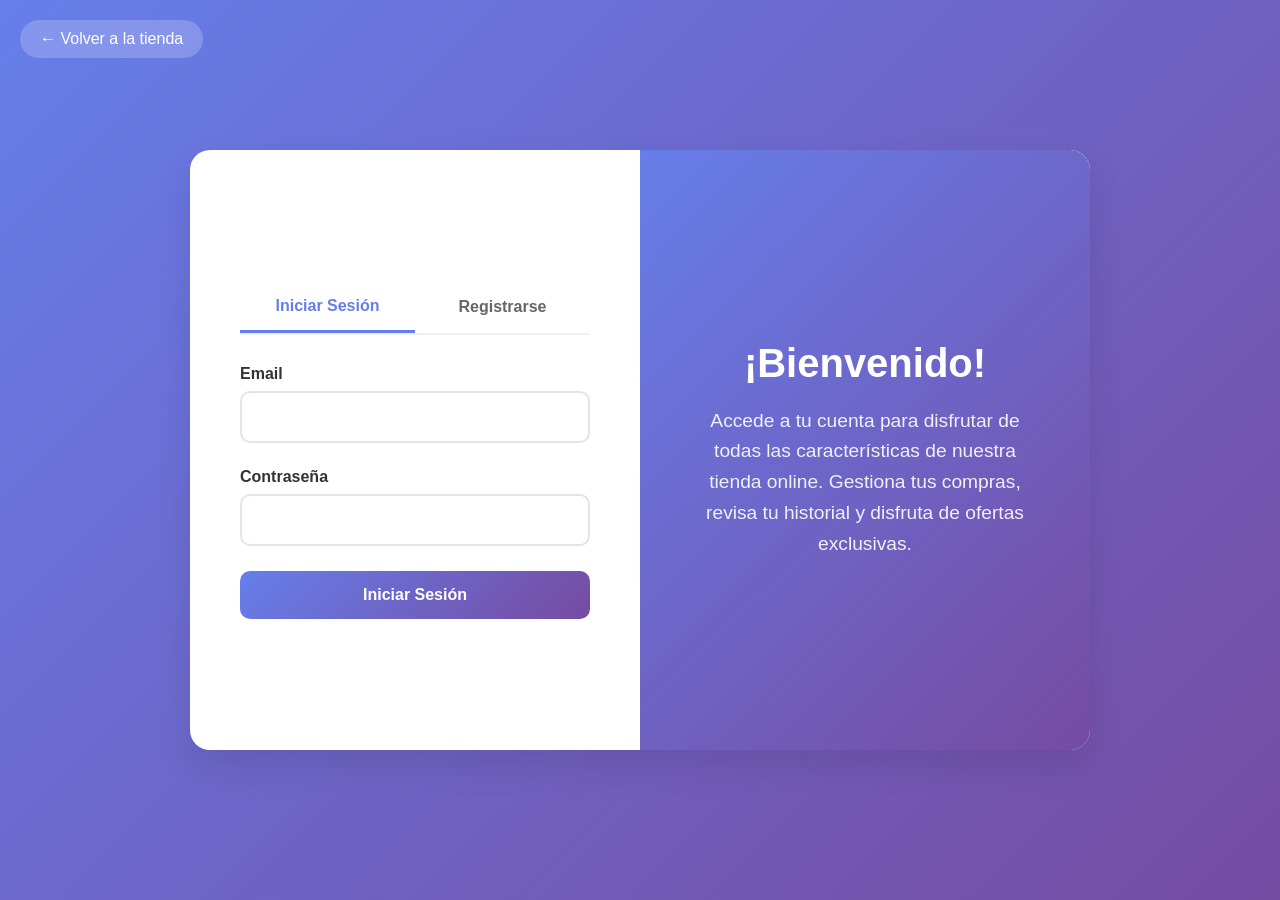
<file: src/main/resources/static/auth.html>
<!DOCTYPE html>
<html lang="es">
<head>
    <meta charset="UTF-8">
    <meta name="viewport" content="width=device-width, initial-scale=1.0">
    <title>Tienda Online - Iniciar Sesión</title>
    <style>
        * {
            margin: 0;
            padding: 0;
            box-sizing: border-box;
        }

        body {
            font-family: 'Arial', sans-serif;
            background: linear-gradient(135deg, #667eea 0%, #764ba2 100%);
            min-height: 100vh;
            display: flex;
            justify-content: center;
            align-items: center;
        }

        .auth-container {
            background: white;
            border-radius: 20px;
            box-shadow: 0 15px 35px rgba(0, 0, 0, 0.1);
            overflow: hidden;
            width: 100%;
            max-width: 900px;
            min-height: 600px;
            display: flex;
        }

        .auth-form-section {
            flex: 1;
            padding: 60px 50px;
            display: flex;
            flex-direction: column;
            justify-content: center;
        }

        .auth-welcome-section {
            flex: 1;
            background: linear-gradient(135deg, #667eea 0%, #764ba2 100%);
            color: white;
            display: flex;
            flex-direction: column;
            justify-content: center;
            align-items: center;
            text-align: center;
            padding: 50px;
        }

        .auth-tabs {
            display: flex;
            margin-bottom: 30px;
            border-bottom: 2px solid #f0f0f0;
        }

        .auth-tab {
            flex: 1;
            padding: 15px;
            text-align: center;
            cursor: pointer;
            background: none;
            border: none;
            font-size: 16px;
            font-weight: 600;
            color: #666;
            transition: all 0.3s ease;
        }

        .auth-tab.active {
            color: #667eea;
            border-bottom: 3px solid #667eea;
        }

        .auth-form {
            display: none;
        }

        .auth-form.active {
            display: block;
        }

        .form-group {
            margin-bottom: 25px;
        }

        .form-group label {
            display: block;
            margin-bottom: 8px;
            font-weight: 600;
            color: #333;
        }

        .form-group input {
            width: 100%;
            padding: 15px;
            border: 2px solid #e1e5e9;
            border-radius: 10px;
            font-size: 16px;
            transition: border-color 0.3s ease;
        }

        .form-group input:focus {
            outline: none;
            border-color: #667eea;
        }

        .auth-button {
            width: 100%;
            padding: 15px;
            background: linear-gradient(135deg, #667eea 0%, #764ba2 100%);
            color: white;
            border: none;
            border-radius: 10px;
            font-size: 16px;
            font-weight: 600;
            cursor: pointer;
            transition: transform 0.3s ease;
        }

        .auth-button:hover {
            transform: translateY(-2px);
        }

        .welcome-title {
            font-size: 2.5rem;
            margin-bottom: 20px;
            font-weight: 700;
        }

        .welcome-text {
            font-size: 1.2rem;
            line-height: 1.6;
            opacity: 0.9;
        }

        .error-message {
            background: #ffebee;
            color: #c62828;
            padding: 10px;
            border-radius: 5px;
            margin-bottom: 20px;
            display: none;
        }

        .success-message {
            background: #e8f5e8;
            color: #2e7d32;
            padding: 10px;
            border-radius: 5px;
            margin-bottom: 20px;
            display: none;
        }

        .back-link {
            position: absolute;
            top: 20px;
            left: 20px;
            color: white;
            text-decoration: none;
            background: rgba(255, 255, 255, 0.2);
            padding: 10px 20px;
            border-radius: 25px;
            transition: background 0.3s ease;
        }

        .back-link:hover {
            background: rgba(255, 255, 255, 0.3);
        }

        @media (max-width: 768px) {
            .auth-container {
                flex-direction: column;
                margin: 20px;
                min-height: auto;
            }

            .auth-welcome-section {
                order: -1;
                padding: 30px;
            }

            .auth-form-section {
                padding: 30px;
            }
        }
    </style>
</head>
<body>
    <a href="index.html" class="back-link">← Volver a la tienda</a>

    <div class="auth-container">
        <div class="auth-form-section">
            <div class="auth-tabs">
                <button class="auth-tab active" onclick="showLogin()">Iniciar Sesión</button>
                <button class="auth-tab" onclick="showRegister()">Registrarse</button>
            </div>

            <div id="error-message" class="error-message"></div>
            <div id="success-message" class="success-message"></div>

            <!-- Formulario de Login -->
            <form id="login-form" class="auth-form active">
                <div class="form-group">
                    <label for="login-email">Email</label>
                    <input type="email" id="login-email" name="email" required>
                </div>
                <div class="form-group">
                    <label for="login-password">Contraseña</label>
                    <input type="password" id="login-password" name="password" required>
                </div>
                <button type="submit" class="auth-button">Iniciar Sesión</button>
            </form>

            <!-- Formulario de Registro -->
            <form id="register-form" class="auth-form">
                <div class="form-group">
                    <label for="register-nombre">Nombre</label>
                    <input type="text" id="register-nombre" name="nombre" required>
                </div>
                <div class="form-group">
                    <label for="register-apellido">Apellido</label>
                    <input type="text" id="register-apellido" name="apellido" required>
                </div>
                <div class="form-group">
                    <label for="register-email">Email</label>
                    <input type="email" id="register-email" name="email" required>
                </div>
                <div class="form-group">
                    <label for="register-telefono">Teléfono</label>
                    <input type="tel" id="register-telefono" name="telefono">
                </div>
                <div class="form-group">
                    <label for="register-direccion">Dirección</label>
                    <input type="text" id="register-direccion" name="direccion">
                </div>
                <div class="form-group">
                    <label for="register-password">Contraseña</label>
                    <input type="password" id="register-password" name="password" required>
                </div>
                <div class="form-group">
                    <label for="register-confirm-password">Confirmar Contraseña</label>
                    <input type="password" id="register-confirm-password" name="confirmPassword" required>
                </div>
                <button type="submit" class="auth-button">Registrarse</button>
            </form>
        </div>

        <div class="auth-welcome-section">
            <h1 class="welcome-title">¡Bienvenido!</h1>
            <p class="welcome-text">
                Accede a tu cuenta para disfrutar de todas las características de nuestra tienda online.
                Gestiona tus compras, revisa tu historial y disfruta de ofertas exclusivas.
            </p>
        </div>
    </div>

    <script src="auth.js"></script>
</body>
</html>
</file>
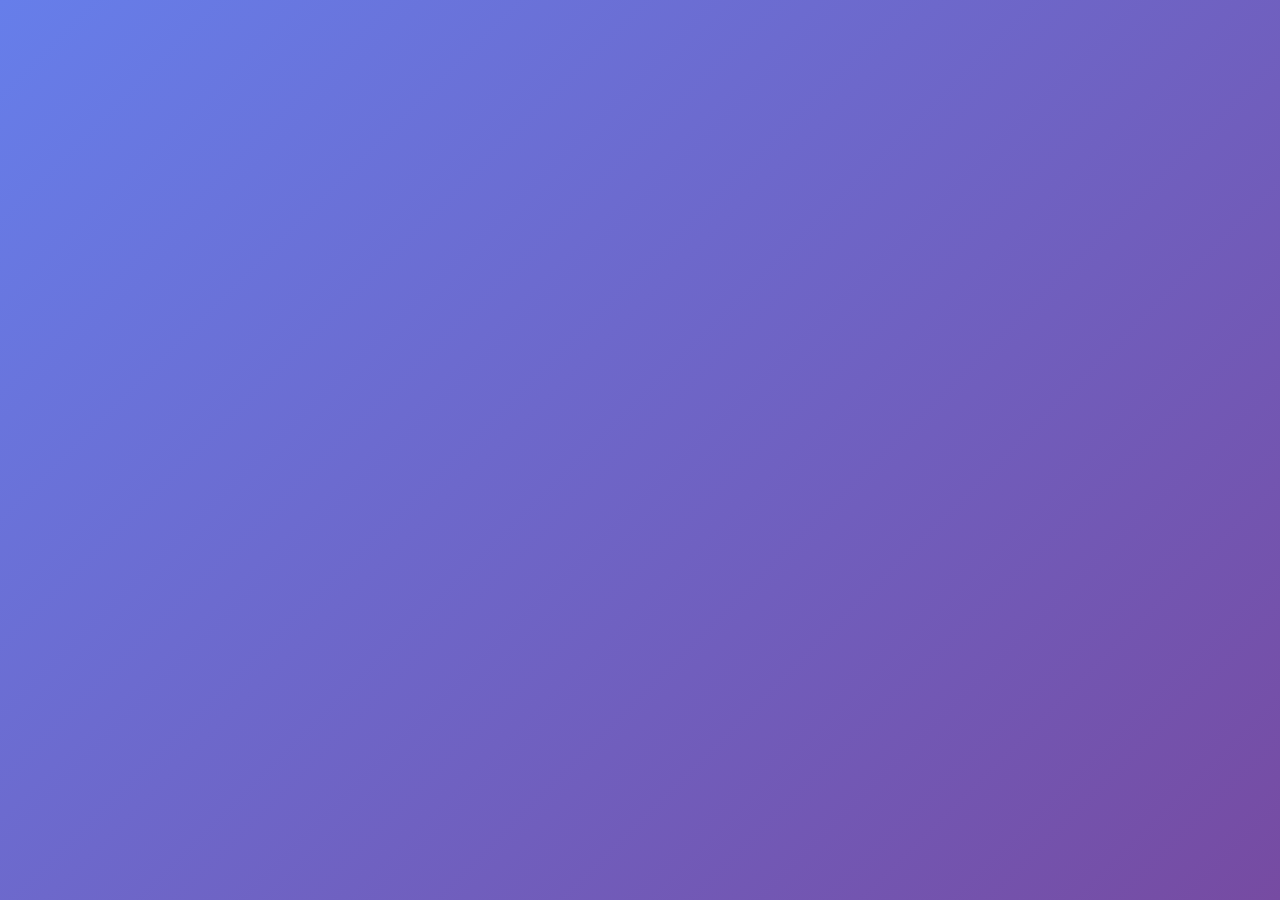
<file: src/main/resources/static/contacto.html>
<!DOCTYPE html>
<html lang="en">
<head>
    <meta charset="UTF-8">
    <meta name="viewport" content="width=device-width, initial-scale=1.0">
    <title>Document</title>
    <link href="estilo.css" rel="stylesheet">
</head>
<body>
    
</body>
</html>
</file>
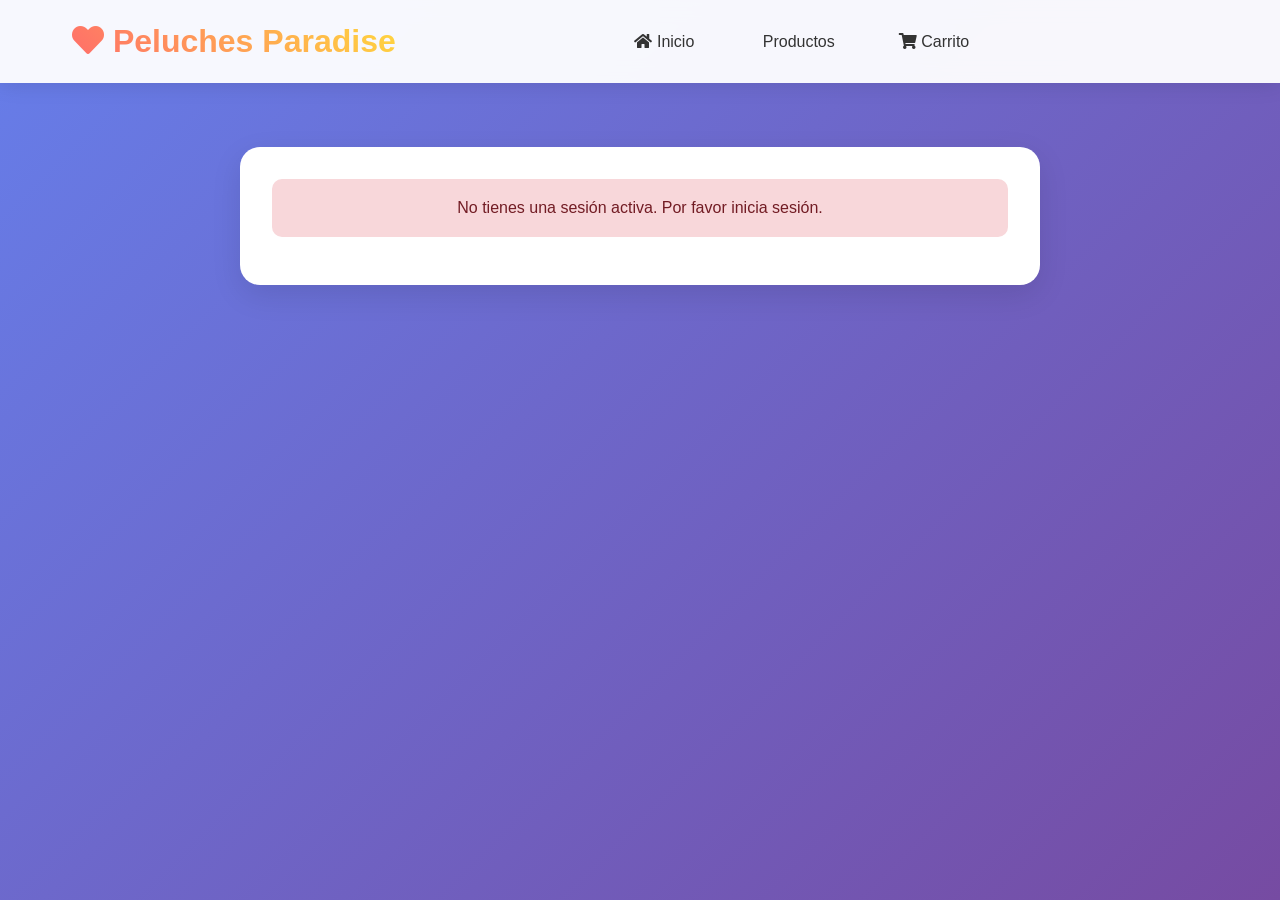
<file: src/main/resources/static/profile.html>
<!DOCTYPE html>
<html lang="es">
<head>
    <meta charset="UTF-8">
    <meta name="viewport" content="width=device-width, initial-scale=1.0">
    <title>Mi Perfil - Tienda Online</title>
    <link href="estilo.css" rel="stylesheet">
    <link rel="stylesheet" href="https://cdnjs.cloudflare.com/ajax/libs/font-awesome/5.15.4/css/all.min.css">
    <style>
        .profile-container {
            max-width: 800px;
            margin: 2rem auto;
            padding: 2rem;
            background: white;
            border-radius: 20px;
            box-shadow: 0 10px 30px rgba(0, 0, 0, 0.1);
        }

        .profile-header {
            text-align: center;
            margin-bottom: 2rem;
            padding-bottom: 1rem;
            border-bottom: 2px solid #f0f0f0;
        }

        .profile-avatar {
            width: 100px;
            height: 100px;
            border-radius: 50%;
            background: linear-gradient(135deg, #667eea 0%, #764ba2 100%);
            margin: 0 auto 1rem;
            display: flex;
            align-items: center;
            justify-content: center;
            color: white;
            font-size: 2.5rem;
            font-weight: bold;
        }

        .profile-name {
            font-size: 1.8rem;
            color: #333;
            margin-bottom: 0.5rem;
        }

        .profile-email {
            color: #666;
            font-size: 1.1rem;
        }

        .profile-sections {
            display: grid;
            gap: 2rem;
        }

        .profile-section {
            background: #f8f9fa;
            padding: 1.5rem;
            border-radius: 15px;
            border-left: 4px solid #667eea;
        }

        .section-title {
            font-size: 1.3rem;
            color: #333;
            margin-bottom: 1rem;
            display: flex;
            align-items: center;
            gap: 0.5rem;
        }

        .profile-info {
            display: grid;
            gap: 1rem;
        }

        .info-row {
            display: flex;
            justify-content: space-between;
            align-items: center;
            padding: 0.75rem;
            background: white;
            border-radius: 10px;
            border: 1px solid #e1e5e9;
        }

        .info-label {
            font-weight: 600;
            color: #333;
        }

        .info-value {
            color: #666;
        }

        .action-buttons {
            display: flex;
            gap: 1rem;
            justify-content: center;
            margin-top: 2rem;
        }

        .btn {
            padding: 0.75rem 1.5rem;
            border-radius: 10px;
            border: none;
            cursor: pointer;
            font-weight: 600;
            text-decoration: none;
            display: inline-flex;
            align-items: center;
            gap: 0.5rem;
            transition: all 0.3s ease;
        }

        .btn-primary {
            background: linear-gradient(135deg, #667eea 0%, #764ba2 100%);
            color: white;
        }

        .btn-primary:hover {
            transform: translateY(-2px);
            box-shadow: 0 5px 15px rgba(102, 126, 234, 0.4);
        }

        .btn-secondary {
            background: #6c757d;
            color: white;
        }

        .btn-secondary:hover {
            background: #5a6268;
        }

        .btn-danger {
            background: #dc3545;
            color: white;
        }

        .btn-danger:hover {
            background: #c82333;
        }

        .stats-grid {
            display: grid;
            grid-template-columns: repeat(auto-fit, minmax(200px, 1fr));
            gap: 1rem;
        }

        .stat-card {
            background: white;
            padding: 1.5rem;
            border-radius: 10px;
            text-align: center;
            border: 1px solid #e1e5e9;
        }

        .stat-number {
            font-size: 2rem;
            font-weight: bold;
            color: #667eea;
            margin-bottom: 0.5rem;
        }

        .stat-label {
            color: #666;
            font-size: 0.9rem;
        }

        .loading {
            text-align: center;
            padding: 2rem;
            color: #666;
        }

        .error-message {
            background: #f8d7da;
            color: #721c24;
            padding: 1rem;
            border-radius: 10px;
            margin-bottom: 1rem;
            text-align: center;
        }

        @media (max-width: 768px) {
            .profile-container {
                margin: 1rem;
                padding: 1rem;
            }

            .action-buttons {
                flex-direction: column;
            }

            .stats-grid {
                grid-template-columns: 1fr;
            }
        }
    </style>
</head>
<body>
    <header>
        <div class="header-content">
            <div class="logo">
                <i class="fas fa-heart"></i> Peluches Paradise
            </div>
            <nav>
                <ul>
                    <li><a href="index.html">
                        <i class="fas fa-home"></i> Inicio
                    </a></li>
                    <li><a href="index.html#productos">
                        <i class="fas fa-toys"></i> Productos
                    </a></li>
                    <li><a href="index.html#carrito">
                        <i class="fas fa-shopping-cart"></i> Carrito
                    </a></li>
                </ul>
            </nav>
            <div class="header-actions">
                <div class="user-section" id="user-section">
                    <!-- Se llenará dinámicamente -->
                </div>
            </div>
        </div>
    </header>

    <main>
        <div class="profile-container">
            <div id="loading" class="loading">
                <i class="fas fa-spinner fa-spin"></i> Cargando perfil...
            </div>

            <div id="error-message" class="error-message" style="display: none;"></div>

            <div id="profile-content" style="display: none;">
                <div class="profile-header">
                    <div class="profile-avatar" id="profile-avatar">
                        <!-- Se llenará con iniciales -->
                    </div>
                    <div class="profile-name" id="profile-name"></div>
                    <div class="profile-email" id="profile-email"></div>
                </div>

                <div class="profile-sections">
                    <div class="profile-section">
                        <h3 class="section-title">
                            <i class="fas fa-user"></i> Información Personal
                        </h3>
                        <div class="profile-info">
                            <div class="info-row">
                                <span class="info-label">Nombre:</span>
                                <span class="info-value" id="info-nombre"></span>
                            </div>
                            <div class="info-row">
                                <span class="info-label">Apellido:</span>
                                <span class="info-value" id="info-apellido"></span>
                            </div>
                            <div class="info-row">
                                <span class="info-label">Email:</span>
                                <span class="info-value" id="info-email"></span>
                            </div>
                            <div class="info-row">
                                <span class="info-label">Teléfono:</span>
                                <span class="info-value" id="info-telefono"></span>
                            </div>
                            <div class="info-row">
                                <span class="info-label">Dirección:</span>
                                <span class="info-value" id="info-direccion"></span>
                            </div>
                        </div>
                    </div>

                    <div class="profile-section">
                        <h3 class="section-title">
                            <i class="fas fa-chart-bar"></i> Estadísticas
                        </h3>
                        <div class="stats-grid">
                            <div class="stat-card">
                                <div class="stat-number" id="stat-compras">0</div>
                                <div class="stat-label">Compras Realizadas</div>
                            </div>
                            <div class="stat-card">
                                <div class="stat-number" id="stat-carrito">0</div>
                                <div class="stat-label">Items en Carrito</div>
                            </div>
                            <div class="stat-card">
                                <div class="stat-number" id="stat-favoritos">0</div>
                                <div class="stat-label">Productos Favoritos</div>
                            </div>
                        </div>
                    </div>
                </div>

                <div class="action-buttons">
                    <a href="index.html" class="btn btn-secondary">
                        <i class="fas fa-arrow-left"></i> Volver a la Tienda
                    </a>
                    <button class="btn btn-primary" onclick="editProfile()">
                        <i class="fas fa-edit"></i> Editar Perfil
                    </button>
                    <button class="btn btn-danger" onclick="logout()">
                        <i class="fas fa-sign-out-alt"></i> Cerrar Sesión
                    </button>
                </div>
            </div>
        </div>
    </main>

    <script src="profile.js"></script>
</body>
</html>
</file>
<file: src/main/resources/static/estilo.css>
* {
    margin: 0;
    padding: 0;
    box-sizing: border-box;
}

body {
    font-family: 'Segoe UI', Tahoma, Geneva, Verdana, sans-serif;
    background: linear-gradient(135deg, #667eea 0%, #764ba2 100%);
    color: #333;
    line-height: 1.6;
    min-height: 100vh;
}

/* Header mejorado */
header {
    background: rgba(255, 255, 255, 0.95);
    backdrop-filter: blur(10px);
    position: sticky;
    top: 0;
    z-index: 1000;
    box-shadow: 0 2px 20px rgba(0, 0, 0, 0.1);
    padding: 1rem 0;
}

.header-content {
    max-width: 1200px;
    margin: 0 auto;
    display: flex;
    justify-content: space-between;
    align-items: center;
    padding: 0 2rem;
}

.logo {
    font-size: 2rem;
    font-weight: bold;
    background: linear-gradient(45deg, #ff6b6b, #ffd93d);
    -webkit-background-clip: text;
    -webkit-text-fill-color: transparent;
    background-clip: text;
}

nav ul {
    display: flex;
    list-style: none;
    gap: 2rem;
}

nav a {
    text-decoration: none;
    color: #333;
    font-weight: 500;
    transition: all 0.3s ease;
    padding: 0.5rem 1rem;
    border-radius: 20px;
}

nav a:hover, nav a.active {
    background: linear-gradient(45deg, #ff6b6b, #ffd93d);
    color: white;
    transform: translateY(-2px);
}

.cart-icon {
    position: relative;
    background: linear-gradient(45deg, #ff6b6b, #ffd93d);
    color: white;
    padding: 0.75rem;
    border-radius: 50%;
    cursor: pointer;
    transition: transform 0.3s ease;
}

.cart-icon:hover {
    transform: scale(1.1);
}

.cart-count {
    position: absolute;
    top: -5px;
    right: -5px;
    background: #ff4757;
    color: white;
    border-radius: 50%;
    width: 20px;
    height: 20px;
    font-size: 0.8rem;
    display: flex;
    align-items: center;
    justify-content: center;
}

/* Main content */
main {
    max-width: 1200px;
    margin: 0 auto;
    padding: 2rem;
}

.hero {
    text-align: center;
    padding: 4rem 0;
    background: rgba(255, 255, 255, 0.9);
    border-radius: 20px;
    margin-bottom: 3rem;
    backdrop-filter: blur(10px);
    box-shadow: 0 10px 40px rgba(0, 0, 0, 0.1);
}

.hero h1 {
    font-size: 3rem;
    background: linear-gradient(45deg, #ff6b6b, #ffd93d);
    -webkit-background-clip: text;
    -webkit-text-fill-color: transparent;
    background-clip: text;
    margin-bottom: 1rem;
}

.hero p {
    font-size: 1.2rem;
    color: #666;
    max-width: 600px;
    margin: 0 auto;
}

/* Secciones */
.section {
    margin-bottom: 4rem;
    padding: 2rem;
    background: rgba(255, 255, 255, 0.9);
    border-radius: 20px;
    backdrop-filter: blur(10px);
    box-shadow: 0 10px 40px rgba(0, 0, 0, 0.1);
}

.section h2 {
    font-size: 2rem;
    margin-bottom: 2rem;
    text-align: center;
    background: linear-gradient(45deg, #ff6b6b, #ffd93d);
    -webkit-background-clip: text;
    -webkit-text-fill-color: transparent;
    background-clip: text;
}

/* Grid de productos mejorado */
.productos-grid {
    display: grid;
    grid-template-columns: repeat(auto-fit, minmax(280px, 1fr));
    gap: 2rem;
    margin-top: 2rem;
}

.producto {
    background: white;
    border-radius: 15px;
    overflow: hidden;
    box-shadow: 0 10px 30px rgba(0, 0, 0, 0.1);
    transition: all 0.3s ease;
    position: relative;
}

.producto:hover {
    transform: translateY(-10px);
    box-shadow: 0 20px 40px rgba(0, 0, 0, 0.15);
}

.producto-imagen {
    width: 100%;
    height: 250px;
    object-fit: cover;
    transition: transform 0.3s ease;
}

.producto:hover .producto-imagen {
    transform: scale(1.05);
}

.producto-info {
    padding: 1.5rem;
}

.producto h3 {
    font-size: 1.2rem;
    margin-bottom: 0.5rem;
    color: #333;
}

.producto-precio {
    font-size: 1.5rem;
    font-weight: bold;
    color: #ff6b6b;
    margin-bottom: 1rem;
}

.btn-comprar {
    width: 100%;
    padding: 0.75rem;
    border: none;
    border-radius: 10px;
    background: linear-gradient(45deg, #ff6b6b, #ffd93d);
    color: white;
    font-weight: bold;
    cursor: pointer;
    transition: all 0.3s ease;
    font-size: 1rem;
}

.btn-comprar:hover {
    transform: translateY(-2px);
    box-shadow: 0 5px 15px rgba(255, 107, 107, 0.4);
}

/* Formulario mejorado */
.form-group {
    margin-bottom: 1.5rem;
}

.form-group label {
    display: block;
    margin-bottom: 0.5rem;
    color: #333;
    font-weight: 500;
}

.form-group input,
.form-group textarea {
    width: 100%;
    padding: 1rem;
    border: 2px solid #e1e1e1;
    border-radius: 10px;
    font-size: 1rem;
    transition: border-color 0.3s ease;
    background: white;
}

.form-group input:focus,
.form-group textarea:focus {
    outline: none;
    border-color: #ff6b6b;
    box-shadow: 0 0 0 3px rgba(255, 107, 107, 0.1);
}

.btn-enviar {
    background: linear-gradient(45deg, #ff6b6b, #ffd93d);
    color: white;
    padding: 1rem 2rem;
    border: none;
    border-radius: 10px;
    font-size: 1rem;
    font-weight: bold;
    cursor: pointer;
    transition: all 0.3s ease;
}

.btn-enviar:hover {
    transform: translateY(-2px);
    box-shadow: 0 5px 15px rgba(255, 107, 107, 0.4);
}

/* Footer mejorado */
footer {
    background: rgba(0, 0, 0, 0.8);
    color: white;
    text-align: center;
    padding: 2rem;
    margin-top: 4rem;
    backdrop-filter: blur(10px);
}

/* Loading spinner */
.loading {
    display: none;
    text-align: center;
    padding: 2rem;
}

.spinner {
    border: 4px solid #f3f3f3;
    border-top: 4px solid #ff6b6b;
    border-radius: 50%;
    width: 50px;
    height: 50px;
    animation: spin 2s linear infinite;
    margin: 0 auto 1rem;
}

@keyframes spin {
    0% { transform: rotate(0deg); }
    100% { transform: rotate(360deg); }
}

/* Responsive */
@media (max-width: 768px) {
    .header-content {
        flex-direction: column;
        gap: 1rem;
        padding: 0 1rem;
    }

    nav ul {
        gap: 1rem;
    }

    .hero h1 {
        font-size: 2rem;
    }

    main {
        padding: 1rem;
    }

    .productos-grid {
        grid-template-columns: 1fr;
    }
}

/* Notificaciones */
.notification {
    position: fixed;
    top: 100px;
    right: 20px;
    background: #4CAF50;
    color: white;
    padding: 1rem 2rem;
    border-radius: 10px;
    box-shadow: 0 5px 15px rgba(0, 0, 0, 0.2);
    z-index: 1001;
    transform: translateX(100%);
    transition: transform 0.3s ease;
    display: flex;
    align-items: center;
    gap: 0.5rem;
}

.notification.show {
    transform: translateX(0);
}

.notification.error {
    background: #f44336;
}

.notification i {
    font-size: 1.2rem;
}

/* Estilos para la sección de autenticación */
.header-actions {
    display: flex;
    align-items: center;
    gap: 1rem;
}

.auth-button {
    background: linear-gradient(135deg, #667eea 0%, #764ba2 100%);
    color: white;
    text-decoration: none;
    padding: 0.7rem 1.5rem;
    border-radius: 25px;
    font-weight: 600;
    transition: all 0.3s ease;
    font-size: 0.9rem;
    border: none;
    cursor: pointer;
    display: flex;
    align-items: center;
    gap: 0.5rem;
}

.auth-button:hover {
    transform: translateY(-2px);
    box-shadow: 0 5px 15px rgba(102, 126, 234, 0.4);
}

.user-info {
    display: flex;
    align-items: center;
    gap: 1rem;
}

.user-welcome {
    font-weight: 600;
    color: #333;
    text-decoration: none;
    padding: 0.5rem 1rem;
    border-radius: 20px;
    transition: all 0.3s ease;
    display: flex;
    align-items: center;
    gap: 0.5rem;
}

.user-welcome:hover {
    background: rgba(102, 126, 234, 0.1);
    color: #667eea;
}

.logout-btn {
    background: #f44336;
    color: white;
    border: none;
    padding: 0.5rem 1rem;
    border-radius: 20px;
    cursor: pointer;
    font-size: 0.8rem;
    transition: all 0.3s ease;
}

.logout-btn:hover {
    background: #d32f2f;
}

/* Responsive design para header */
@media (max-width: 768px) {
    .header-content {
        flex-wrap: wrap;
        gap: 1rem;
    }

    .header-actions {
        order: 3;
        flex-basis: 100%;
        justify-content: center;
        margin-top: 1rem;
    }

    nav ul {
        gap: 1rem;
    }

    nav a {
        font-size: 0.9rem;
    }
}

/* Estilos para información de stock */
.producto-stock {
    background: #e8f5e8;
    color: #2e7d32;
    padding: 5px 10px;
    border-radius: 15px;
    font-size: 0.8rem;
    font-weight: 600;
    margin: 10px 0;
    text-align: center;
}

.producto-sin-stock {
    background: #ffebee;
    color: #c62828;
    padding: 5px 10px;
    border-radius: 15px;
    font-size: 0.8rem;
    font-weight: 600;
    margin: 10px 0;
    text-align: center;
}

.producto-stock-desconocido {
    background: #fff3e0;
    color: #ef6c00;
    padding: 5px 10px;
    border-radius: 15px;
    font-size: 0.8rem;
    font-weight: 600;
    margin: 10px 0;
    text-align: center;
}

.btn-disabled {
    background: #ccc !important;
    cursor: not-allowed !important;
    opacity: 0.6;
}

.btn-disabled:hover {
    transform: none !important;
}

/* Estilos para el carrito */
.carrito-item {
    display: flex;
    align-items: center;
    gap: 1rem;
    padding: 1rem;
    background: white;
    border-radius: 10px;
    box-shadow: 0 2px 10px rgba(0,0,0,0.1);
    margin-bottom: 1rem;
    transition: transform 0.3s ease;
}

.carrito-item:hover {
    transform: translateY(-2px);
}

.carrito-imagen {
    width: 80px;
    height: 80px;
    object-fit: cover;
    border-radius: 8px;
    flex-shrink: 0;
}

.carrito-info {
    flex-grow: 1;
    min-width: 0;
}

.carrito-info h4 {
    margin: 0 0 0.5rem 0;
    color: #333;
    font-size: 1.1rem;
}

.carrito-info p {
    margin: 0 0 0.5rem 0;
    color: #666;
    font-size: 0.9rem;
}

.carrito-precio {
    display: flex;
    justify-content: space-between;
    align-items: center;
}

.carrito-precio span {
    color: #888;
    font-size: 0.9rem;
}

.carrito-precio strong {
    color: #ff6b6b;
    font-size: 1.1rem;
    font-weight: 600;
}

.carrito-controles {
    display: flex;
    flex-direction: column;
    align-items: center;
    gap: 1rem;
}

.cantidad-controles {
    display: flex;
    align-items: center;
    gap: 0.5rem;
    background: #f5f5f5;
    border-radius: 20px;
    padding: 0.3rem;
}

.btn-cantidad {
    background: #ff6b6b;
    color: white;
    border: none;
    width: 30px;
    height: 30px;
    border-radius: 50%;
    cursor: pointer;
    display: flex;
    align-items: center;
    justify-content: center;
    font-size: 0.8rem;
    transition: all 0.3s ease;
}

.btn-cantidad:hover {
    background: #ff5252;
    transform: scale(1.1);
}

.cantidad {
    font-weight: 600;
    font-size: 1rem;
    min-width: 25px;
    text-align: center;
    color: #333;
}

.btn-eliminar {
    background: #f44336;
    color: white;
    border: none;
    width: 35px;
    height: 35px;
    border-radius: 50%;
    cursor: pointer;
    display: flex;
    align-items: center;
    justify-content: center;
    transition: all 0.3s ease;
}

.btn-eliminar:hover {
    background: #d32f2f;
    transform: scale(1.1);
}

.carrito-total {
    background: linear-gradient(135deg, #667eea 0%, #764ba2 100%);
    color: white;
    padding: 1.5rem;
    border-radius: 15px;
    text-align: center;
    margin-top: 1rem;
    box-shadow: 0 4px 15px rgba(102, 126, 234, 0.3);
}

.carrito-total h3 {
    margin: 0 0 1rem 0;
    font-size: 1.5rem;
}

.btn-finalizar {
    background: white;
    color: #667eea;
    border: none;
    padding: 1rem 2rem;
    border-radius: 25px;
    font-size: 1.1rem;
    font-weight: 600;
    cursor: pointer;
    transition: all 0.3s ease;
    box-shadow: 0 2px 10px rgba(0,0,0,0.1);
}

.btn-finalizar:hover {
    transform: translateY(-2px);
    box-shadow: 0 4px 20px rgba(0,0,0,0.2);
}

.carrito-vacio {
    text-align: center;
    padding: 3rem;
    color: #888;
}

.carrito-vacio i {
    font-size: 4rem;
    margin-bottom: 1rem;
    color: #ddd;
}

.carrito-vacio p {
    font-size: 1.2rem;
    margin-bottom: 2rem;
}

/* Responsive para carrito */
@media (max-width: 768px) {
    .carrito-item {
        flex-direction: column;
        text-align: center;
        gap: 0.8rem;
    }

    .carrito-imagen {
        width: 100px;
        height: 100px;
    }

    .carrito-controles {
        flex-direction: row;
        justify-content: center;
        width: 100%;
    }

    .cantidad-controles {
        margin-right: 1rem;
    }
}
</file>
